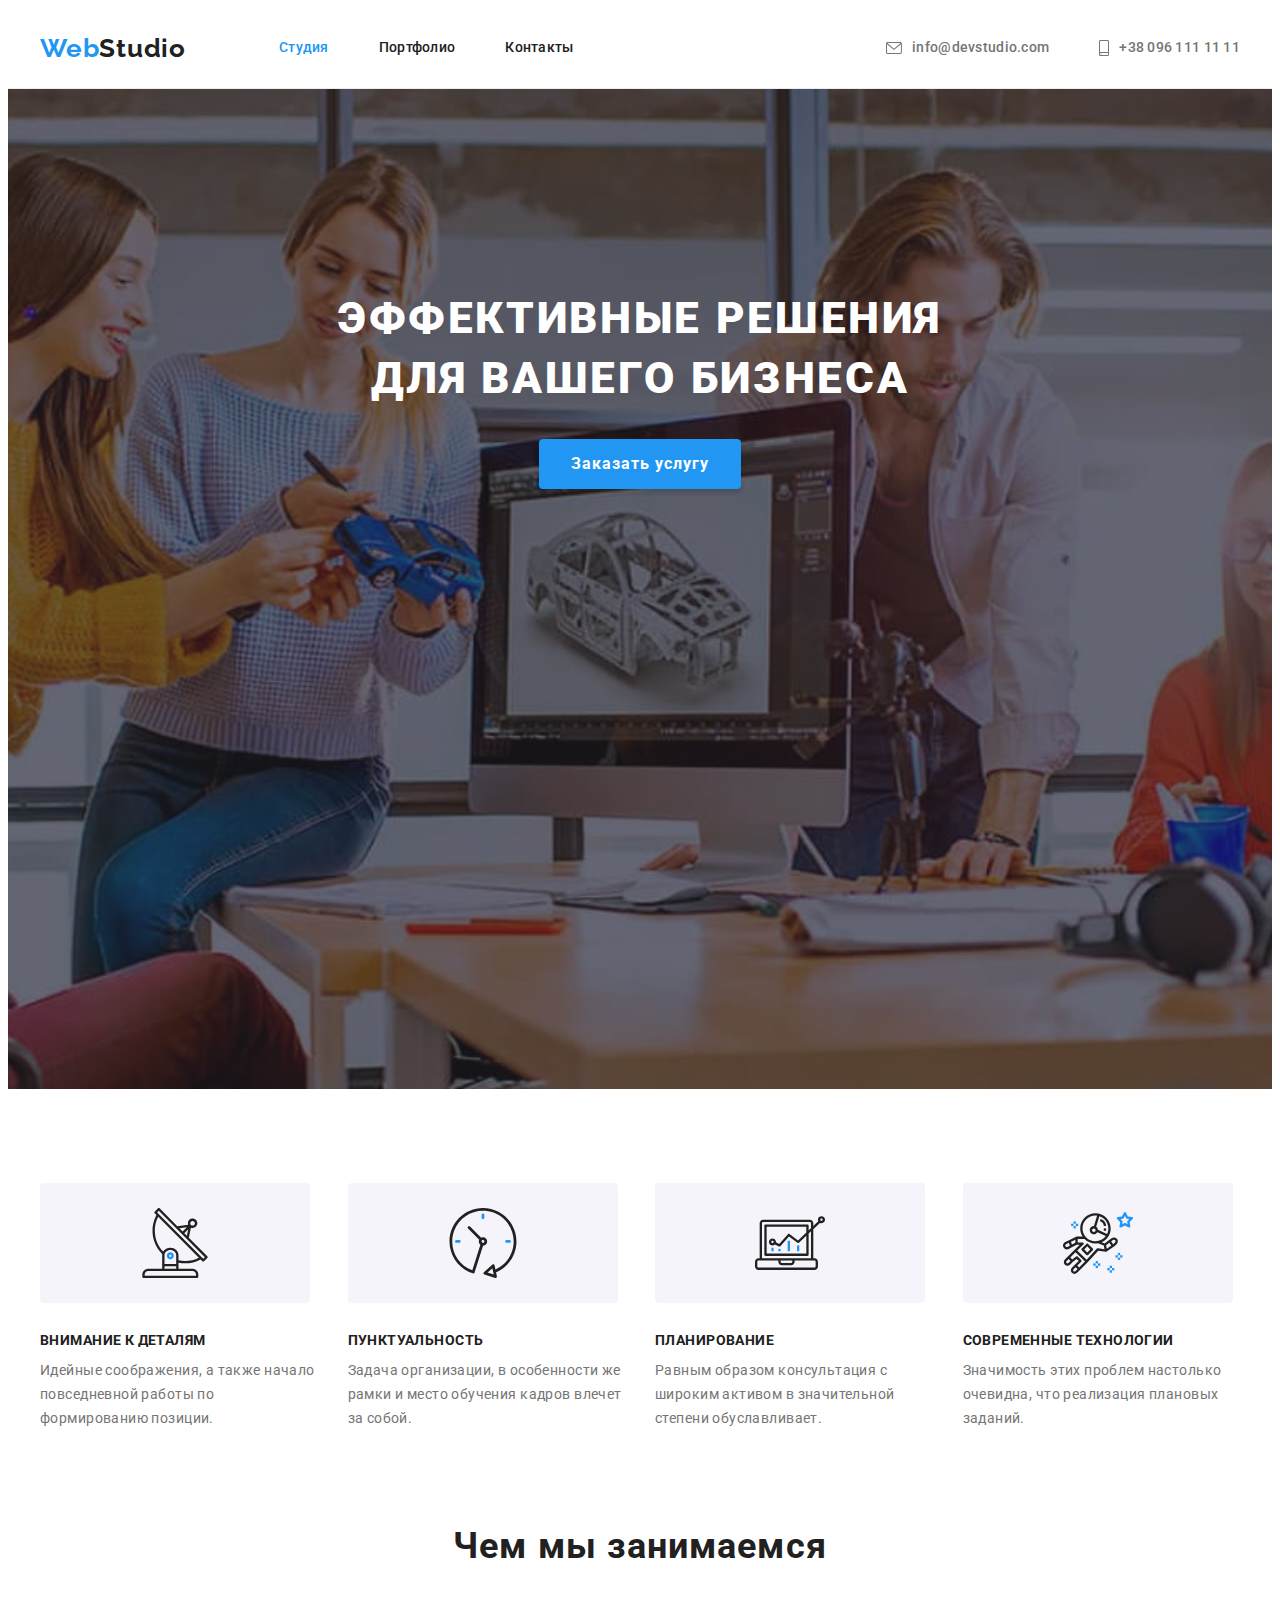
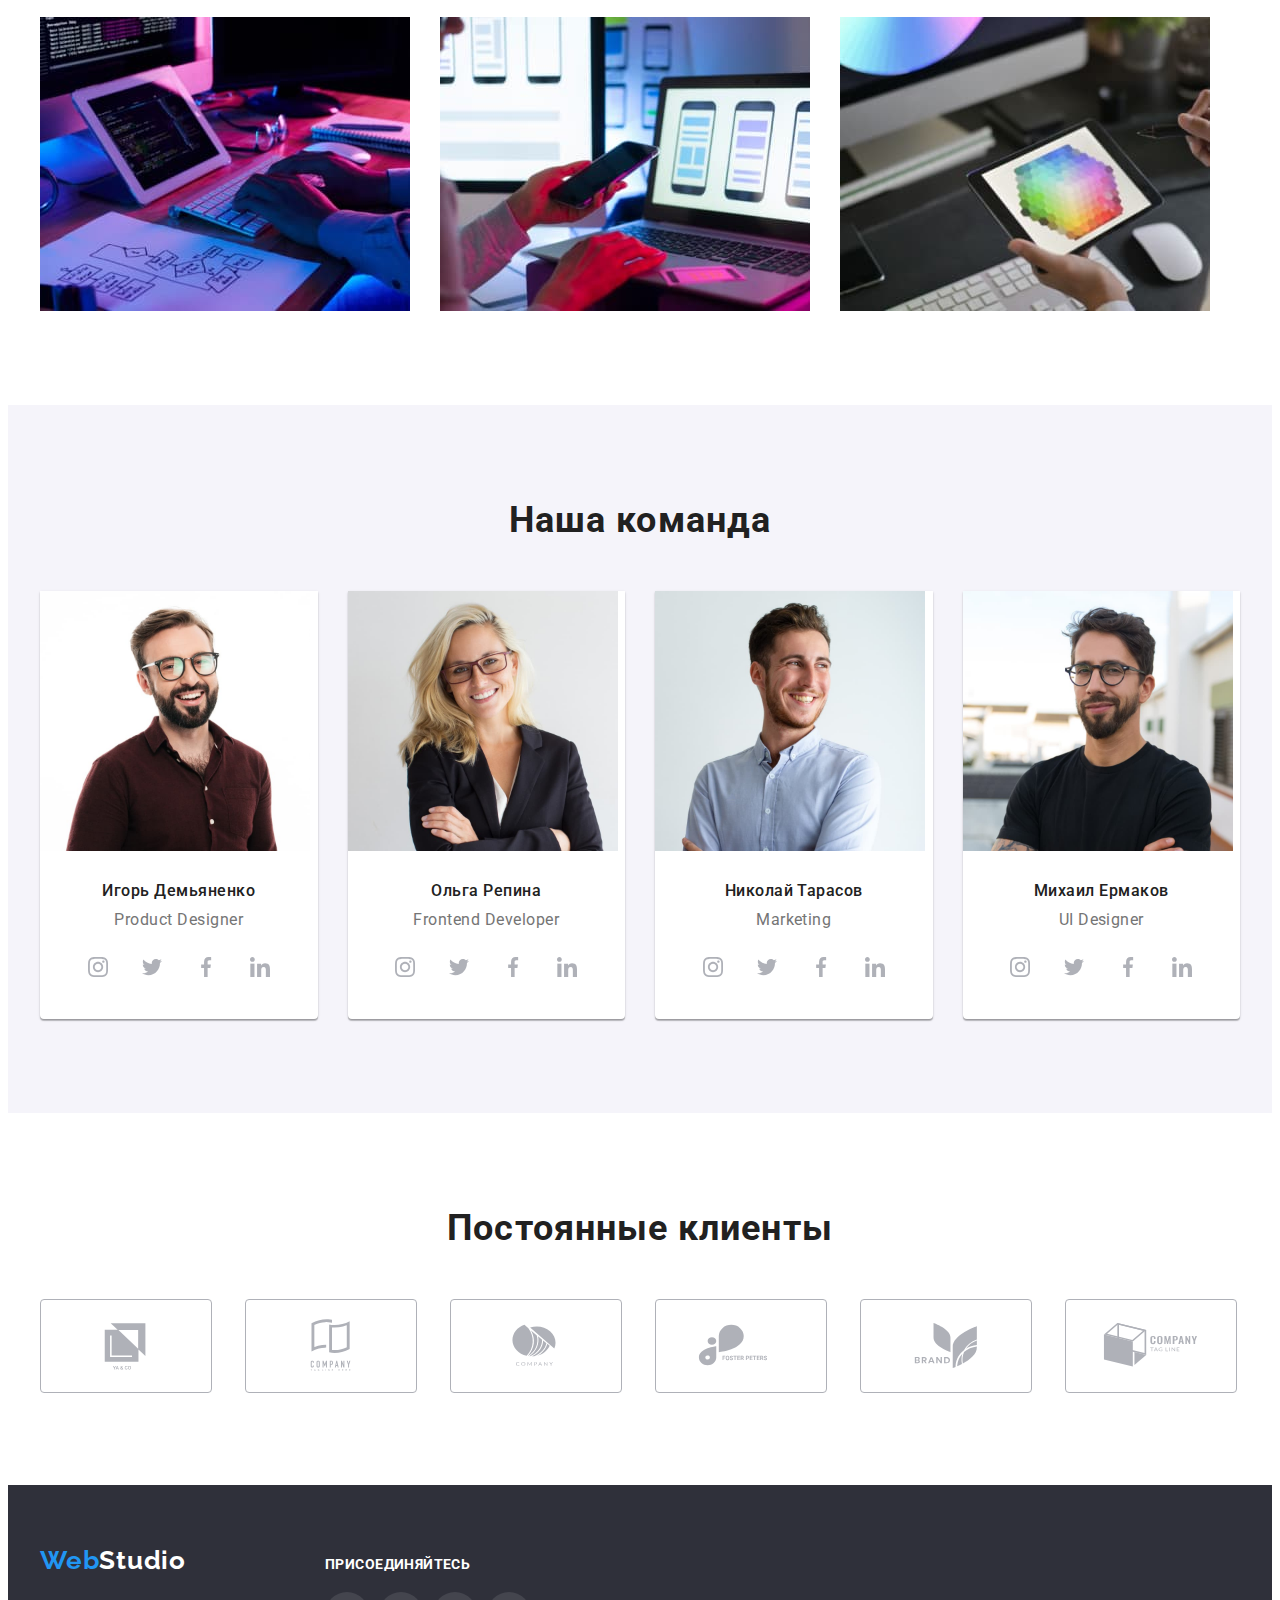
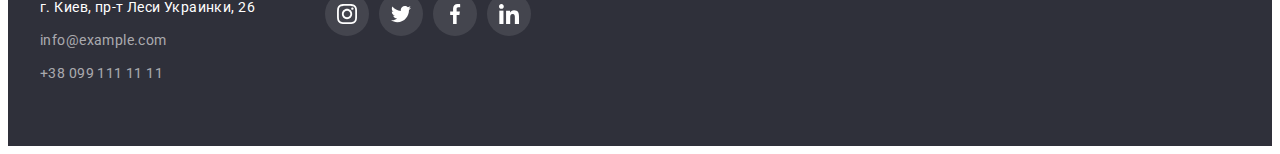
<file: index.html>
<!DOCTYPE html>
<html lang="ru">
  <head>
    <meta charset="UTF-8" />
    <meta http-equiv="X-UA-Compatible" content="IE=edge" />
    <meta name="viewport" content="width=device-width, initial-scale=1.0" />
    <link rel="preconnect" href="https://fonts.googleapis.com" />
    <link rel="preconnect" href="https://fonts.gstatic.com" crossorigin />
    <link
      href="https://fonts.googleapis.com/css2?family=Hurricane&family=IBM+Plex+Sans+Arabic:wght@700&family=Raleway:wght@700&family=Roboto:wght@400;500;700;900&display=swap"
      rel="stylesheet"
    />
    <title>WebStudio</title>
    <link
      rel="stylesheet"
      href="https://cdnjs.cloudflare.com/ajax/libs/modern-normalize/1.1.0/modern-normalize.min.css"
      integrity="sha512-wpPYUAdjBVSE4KJnH1VR1HeZfpl1ub8YT/NKx4PuQ5NmX2tKuGu6U/JRp5y+Y8XG2tV+wKQpNHVUX03MfMFn9Q=="
      crossorigin="anonymous"
      referrerpolicy="no-referrer"
    />
    <link rel="stylesheet" href="./css/styles.css" />
  </head>
  <body>
    <header class="header">
      <div class="container">
        <nav class="header-nav">
          <a class="header-logo link" href="./index.html" lang="en">
            <span class="logo-text">Web</span>Studio
          </a>
          <ul class="header-list list">
            <li class="header-item">
              <a class="header-link link current" href="./index.html">Студия</a>
            </li>
            <li class="header-item">
              <a class="header-link link" href="./portfolio.html">Портфолио</a>
            </li>
            <li class="header-item">
              <a class="header-link link" href="">Контакты</a>
            </li>
          </ul>
        </nav>
        <ul class="header-contact list">
          <li class="contact-item">
            <a class="header-info link" href="mailto:info@devstudio.com"
              ><svg class="header-icon" width="16px" height="12px">
                <use href="./images/symbol-defs.svg#icon-envelope"></use></svg
              >info@devstudio.com</a
            >
          </li>
          <li class="contact-item">
            <a class="header-info link" href="tel:+380961111111"
              ><svg class="header-icon" width="10px" height="16px">
                <use href="./images/symbol-defs.svg#icon-smartphone"></use></svg
              >+38 096 111 11 11</a
            >
          </li>
        </ul>
      </div>
    </header>
    <main>
      <!-- Hero -->
      <section class="hero">
        <div class="container">
          <h1 class="hero-title">
            Эффективные решения <br />для вашего бизнеса
          </h1>
          <button type="button" class="hero-btn">Заказать услугу</button>
        </div>
      </section>
      <!-- Features -->
      <section class="section features">
        <div class="container">
          <h2 class="visually-hidden">преимущества</h2>
          <ul class="features-list list">
            <li class="features-item">
              <div class="features-box-icon">
                <svg class="features-icon" width="70px" height="70px">
                  <use href="./images/symbol-defs.svg#icon-antenna"></use>
                </svg>
              </div>
              <h3 class="features-title">Внимание к деталям</h3>
              <p class="features-text">
                Идейные соображения, а также начало повседневной работы по
                формированию позиции.
              </p>
            </li>
            <li class="features-item">
              <div class="features-box-icon">
                <svg class="features-icon" width="70px" height="70px">
                  <use href="./images/symbol-defs.svg#icon-clock"></use>
                </svg>
              </div>
              <h3 class="features-title">Пунктуальность</h3>
              <p class="features-text">
                Задача организации, в особенности же рамки и место обучения
                кадров влечет за собой.
              </p>
            </li>
            <li class="features-item">
              <div class="features-box-icon">
                <svg class="features-icon" width="70px" height="70px">
                  <use href="./images/symbol-defs.svg#icon-diagram"></use>
                </svg>
              </div>
              <h3 class="features-title">Планирование</h3>
              <p class="features-text">
                Равным образом консультация с широким активом в значительной
                степени обуславливает.
              </p>
            </li>
            <li class="features-item">
              <div class="features-box-icon">
                <svg class="features-icon" width="70px" height="70px">
                  <use href="./images/symbol-defs.svg#icon-astronaut"></use>
                </svg>
              </div>
              <h3 class="features-title">Современные технологии</h3>
              <p class="features-text">
                Значимость этих проблем настолько очевидна, что реализация
                плановых заданий.
              </p>
            </li>
          </ul>
        </div>
      </section>
      <!-- Service -->
      <section class="section service">
        <div class="container">
          <h2 class="service-title section-title">Чем мы занимаемся</h2>
          <ul class="service-list list">
            <li class="service-item">
              <img
                src="./images/box-img-1.jpg"
                alt="печатает на клавиатуре"
                width="370"
                height="294"
              />
            </li>
            <li class="service-item">
              <img
                src="./images/box-img-2.jpg"
                alt="смотрит в телефон"
                width="370"
                height="294"
              />
            </li>
            <li class="service-item">
              <img
                src="./images/box-img-3.jpg"
                alt="смотрит в планшет"
                width="370"
                height="294"
              />
            </li>
          </ul>
        </div>
      </section>
      <!-- Team -->
      <section class="section team">
        <div class="container">
          <h2 class="team-title section-title">Наша команда</h2>
          <ul class="team-list list">
            <li class="team-item">
              <img
                src="./images/team-card-1.jpg"
                alt="фото дизайнера"
                width="270"
                height="260"
              />
              <div class="team-box">
                <h3 class="team-name">Игорь Демьяненко</h3>
                <p lang="en" class="team-text">Product Designer</p>
                <ul class="team-soc-list list">
                  <li class="team-soc-item">
                    <a class="team-soc-link link" href="">
                      <svg class="team-soc-icon" width="20" height="20">
                        <use
                          href="./images/symbol-defs.svg#icon-instagram"
                        ></use>
                      </svg>
                    </a>
                  </li>
                  <li class="team-soc-item">
                    <a class="team-soc-link link" href="">
                      <svg class="team-soc-icon" width="20" height="20">
                        <use href="./images/symbol-defs.svg#icon-twitter"></use>
                      </svg>
                    </a>
                  </li>
                  <li class="team-soc-item">
                    <a class="team-soc-link link" href="">
                      <svg class="team-soc-icon" width="20" height="20">
                        <use
                          href="./images/symbol-defs.svg#icon-facebook"
                        ></use>
                      </svg>
                    </a>
                  </li>
                  <li class="team-soc-item">
                    <a class="team-soc-link link" href="">
                      <svg class="team-soc-icon" width="20" height="20">
                        <use
                          href="./images/symbol-defs.svg#icon-linkedin"
                        ></use>
                      </svg>
                    </a>
                  </li>
                </ul>
              </div>
            </li>
            <li class="team-item">
              <img
                src="./images/team-card-2.jpg"
                alt="фото разработчика"
                width="270"
                height="260"
              />
              <div class="team-box">
                <h3 class="team-name">Ольга Репина</h3>
                <p lang="en" class="team-text">Frontend Developer</p>
                <ul class="team-soc-list list">
                  <li class="team-soc-item">
                    <a class="team-soc-link link" href="">
                      <svg class="team-soc-icon" width="20" height="20">
                        <use
                          href="./images/symbol-defs.svg#icon-instagram"
                        ></use>
                      </svg>
                    </a>
                  </li>
                  <li class="team-soc-item">
                    <a class="team-soc-link link" href="">
                      <svg class="team-soc-icon" width="20" height="20">
                        <use href="./images/symbol-defs.svg#icon-twitter"></use>
                      </svg>
                    </a>
                  </li>
                  <li class="team-soc-item">
                    <a class="team-soc-link link" href="">
                      <svg class="team-soc-icon" width="20" height="20">
                        <use
                          href="./images/symbol-defs.svg#icon-facebook"
                        ></use>
                      </svg>
                    </a>
                  </li>
                  <li class="team-soc-item">
                    <a class="team-soc-link link" href="">
                      <svg class="team-soc-icon" width="20" height="20">
                        <use
                          href="./images/symbol-defs.svg#icon-linkedin"
                        ></use>
                      </svg>
                    </a>
                  </li>
                </ul>
              </div>
            </li>
            <li class="team-item">
              <img
                src="./images/team-card-3.jpg"
                alt="фото маркетолога"
                width="270"
                height="260"
              />
              <div class="team-box">
                <h3 class="team-name">Николай Тарасов</h3>
                <p lang="en" class="team-text">Marketing</p>
                <ul class="team-soc-list list">
                  <li class="team-soc-item">
                    <a class="team-soc-link link" href="">
                      <svg class="team-soc-icon" width="20" height="20">
                        <use
                          href="./images/symbol-defs.svg#icon-instagram"
                        ></use>
                      </svg>
                    </a>
                  </li>
                  <li class="team-soc-item">
                    <a class="team-soc-link link" href="">
                      <svg class="team-soc-icon" width="20" height="20">
                        <use href="./images/symbol-defs.svg#icon-twitter"></use>
                      </svg>
                    </a>
                  </li>
                  <li class="team-soc-item">
                    <a class="team-soc-link link" href="">
                      <svg class="team-soc-icon" width="20" height="20">
                        <use
                          href="./images/symbol-defs.svg#icon-facebook"
                        ></use>
                      </svg>
                    </a>
                  </li>
                  <li class="team-soc-item">
                    <a class="team-soc-link link" href="">
                      <svg class="team-soc-icon" width="20" height="20">
                        <use
                          href="./images/symbol-defs.svg#icon-linkedin"
                        ></use>
                      </svg>
                    </a>
                  </li>
                </ul>
              </div>
            </li>
            <li class="team-item">
              <img
                src="./images/team-card-4.jpg"
                alt="фото главного дизайнера"
                width="270"
                height="260"
              />
              <div class="team-box">
                <h3 class="team-name">Михаил Ермаков</h3>
                <p lang="en" class="team-text">UI Designer</p>
                <ul class="team-soc-list list">
                  <li class="team-soc-item">
                    <a class="team-soc-link link" href="">
                      <svg class="team-soc-icon" width="20" height="20">
                        <use
                          href="./images/symbol-defs.svg#icon-instagram"
                        ></use>
                      </svg>
                    </a>
                  </li>
                  <li class="team-soc-item">
                    <a class="team-soc-link link" href="">
                      <svg class="team-soc-icon" width="20" height="20">
                        <use href="./images/symbol-defs.svg#icon-twitter"></use>
                      </svg>
                    </a>
                  </li>
                  <li class="team-soc-item">
                    <a class="team-soc-link link" href="">
                      <svg class="team-soc-icon" width="20" height="20">
                        <use
                          href="./images/symbol-defs.svg#icon-facebook"
                        ></use>
                      </svg>
                    </a>
                  </li>
                  <li class="team-soc-item">
                    <a class="team-soc-link link" href="">
                      <svg class="team-soc-icon" width="20" height="20">
                        <use
                          href="./images/symbol-defs.svg#icon-linkedin"
                        ></use>
                      </svg>
                    </a>
                  </li>
                </ul>
              </div>
            </li>
          </ul>
        </div>
      </section>
      <section class="section clients">
        <div class="container">
          <h2 class="clients-title section-title">Постоянные клиенты</h2>
          <ul class="clients-list list">
            <li class="clients-item">
              <a class="clients-link link" href="">
                <svg class="clients-icon" width="106" height="60">
                  <use href="./images/symbol-defs.svg#icon-client-1"></use></svg
              ></a>
            </li>
            <li class="clients-item">
              <a class="clients-link link" href="">
                <svg class="clients-icon" width="106" height="60">
                  <use href="./images/symbol-defs.svg#icon-client-2"></use></svg
              ></a>
            </li>
            <li class="clients-item">
              <a class="clients-link link" href="">
                <svg class="clients-icon" width="106" height="60">
                  <use href="./images/symbol-defs.svg#icon-client-3"></use></svg
              ></a>
            </li>
            <li class="clients-item">
              <a class="clients-link link" href="">
                <svg class="clients-icon" width="106" height="60">
                  <use href="./images/symbol-defs.svg#icon-client-4"></use></svg
              ></a>
            </li>
            <li class="clients-item">
              <a class="clients-link link" href="">
                <svg class="clients-icon" width="106" height="60">
                  <use href="./images/symbol-defs.svg#icon-client-5"></use></svg
              ></a>
            </li>
            <li class="clients-item">
              <a class="clients-link link" href="">
                <svg class="clients-icon" width="106" height="60">
                  <use href="./images/symbol-defs.svg#icon-client-6"></use></svg
              ></a>
            </li>
          </ul>
        </div>
      </section>
    </main>
    <footer class="footer">
      <div class="container footer-container">
        <div class="footer-box">
          <a class="footer-logo link" href="./index.html" lang="en">
            <span class="logo-text">Web</span>Studio
          </a>
          <address class="footer-contact">
            <ul class="footer-list list">
              <li class="footer-item">
                <a
                  class="footer-address contact-text link"
                  href="https://goo.gl/maps/2yx1dUXWWij7tJqm9"
                  target="_blank"
                >
                  г. Киев, пр-т Леси Украинки, 26
                </a>
              </li>
              <li class="footer-item">
                <a
                  class="footer-contact contact-text link"
                  href="mailto:info@example.com"
                  >info@example.com</a
                >
              </li>
              <li class="footer-item">
                <a
                  class="footer-contact contact-text link"
                  href="tel:+380991111111"
                  >+38 099 111 11 11</a
                >
              </li>
            </ul>
          </address>
        </div>
        <div class="join">
          <h3 class="join-title">присоединяйтесь</h3>
          <ul class="join-list list">
            <li class="join-item">
              <a class="join-link link" href="">
                <svg class="footer-icon" width="20" height="20">
                  <use href="./images/symbol-defs.svg#icon-instagram"></use>
                </svg>
              </a>
            </li>
            <li class="join-item">
              <a class="join-link link" href="">
                <svg class="footer-icon" width="20" height="20">
                  <use href="./images/symbol-defs.svg#icon-twitter"></use>
                </svg>
              </a>
            </li>
            <li class="join-item">
              <a class="join-link link" href="">
                <svg class="footer-icon" width="20" height="20">
                  <use href="./images/symbol-defs.svg#icon-facebook"></use>
                </svg>
              </a>
            </li>
            <li class="join-item">
              <a class="join-link link" href="">
                <svg class="footer-icon" width="20" height="20">
                  <use href="./images/symbol-defs.svg#icon-linkedin"></use>
                </svg>
              </a>
            </li>
          </ul>
        </div>
      </div>
    </footer>
  </body>
</html>
</file>
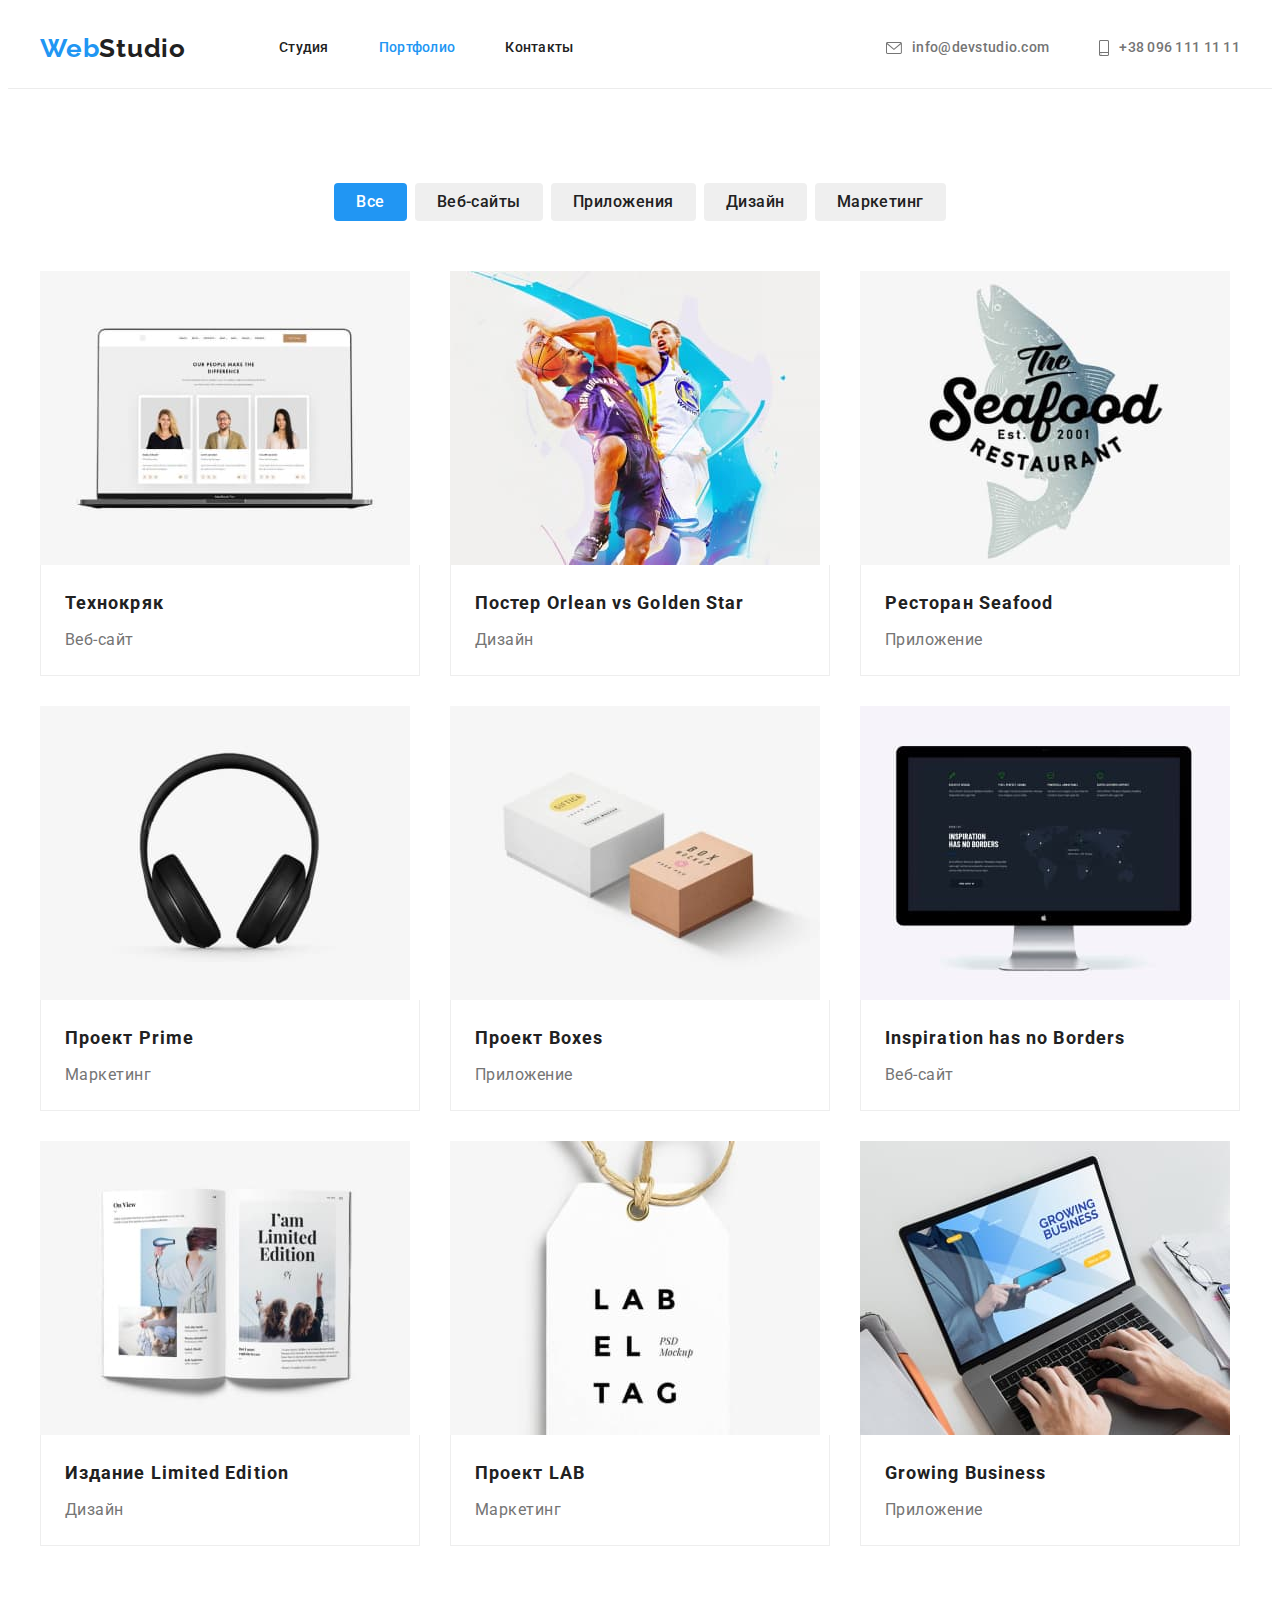
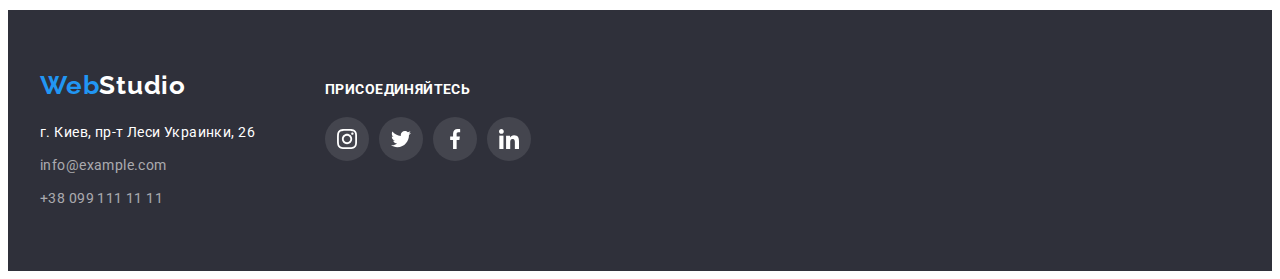
<file: portfolio.html>
<!DOCTYPE html>
<html lang="ru">
  <head>
    <meta charset="UTF-8" />
    <meta http-equiv="X-UA-Compatible" content="IE=edge" />
    <meta name="viewport" content="width=device-width, initial-scale=1.0" />
    <link rel="preconnect" href="https://fonts.googleapis.com" />
    <link rel="preconnect" href="https://fonts.gstatic.com" crossorigin />
    <link
      href="https://fonts.googleapis.com/css2?family=Hurricane&family=IBM+Plex+Sans+Arabic:wght@700&family=Raleway:wght@700&family=Roboto:wght@400;500;700;900&display=swap"
      rel="stylesheet"
    />
    <title>WebStudio</title>
    <link
      rel="stylesheet"
      href="https://cdnjs.cloudflare.com/ajax/libs/modern-normalize/1.1.0/modern-normalize.min.css"
      integrity="sha512-wpPYUAdjBVSE4KJnH1VR1HeZfpl1ub8YT/NKx4PuQ5NmX2tKuGu6U/JRp5y+Y8XG2tV+wKQpNHVUX03MfMFn9Q=="
      crossorigin="anonymous"
      referrerpolicy="no-referrer"
    />
    <link rel="stylesheet" href="./css/styles.css" />
  </head>
  <body>
    <header class="header">
      <div class="container">
        <nav class="header-nav">
          <a class="header-logo link" href="./index.html" lang="en">
            <span class="logo-text">Web</span>Studio
          </a>
          <ul class="header-list list">
            <li class="header-item">
              <a class="header-link link" href="./index.html">Студия</a>
            </li>
            <li class="header-item">
              <a class="header-link link current" href="./portfolio.html"
                >Портфолио</a
              >
            </li>
            <li class="header-item">
              <a class="header-link link" href="">Контакты</a>
            </li>
          </ul>
        </nav>
        <ul class="header-contact list">
          <li class="contact-item">
            <a class="header-info link" href="mailto:info@devstudio.com"
              ><svg class="header-icon" width="16px" height="12px">
                <use href="./images/symbol-defs.svg#icon-envelope"></use></svg
              >info@devstudio.com</a
            >
          </li>
          <li class="contact-item">
            <a class="header-info link" href="tel:+380961111111"
              ><svg class="header-icon" width="10px" height="16px">
                <use href="./images/symbol-defs.svg#icon-smartphone"></use></svg
              >+38 096 111 11 11</a
            >
          </li>
        </ul>
      </div>
    </header>
    <main>
      <!-- Portfolio-section -->
      <section class="section portfolio">
        <div class="container">
          <h1 class="visually-hidden">кнопки</h1>
          <ul class="btn-list list">
            <li class="btn-item current">
              <button class="btn-primary current" type="button">Все</button>
            </li>
            <li class="btn-item">
              <button class="btn-primary" type="button">Веб-сайты</button>
            </li>
            <li class="btn-item">
              <button class="btn-primary" type="button">Приложения</button>
            </li>
            <li class="btn-item">
              <button class="btn-primary" type="button">Дизайн</button>
            </li>
            <li class="btn-item">
              <button class="btn-primary" type="button">Маркетинг</button>
            </li>
          </ul>
          <ul class="portfolio-list list outline">
            <li class="portfolio-item">
              <a class="portfolio-link link" href="">
                <img
                  src="./images/portfolio-1.jpg"
                  alt="фото ноутбука"
                  width="370"
                  height="294"
                />
                <div class="portfolio-box">
                  <h2 class="portfolio-title">Технокряк</h2>
                  <p class="portfolio-text">Веб-сайт</p>
                </div>
              </a>
            </li>
            <li class="portfolio-item">
              <a class="portfolio-link link" href="">
                <img
                  src="./images/portfolio-2.jpg"
                  alt="постер двух баскетболистов"
                  width="370"
                  height="294"
                />
                <div class="portfolio-box">
                  <h2 class="portfolio-title">
                    Постер <span lang="en">Orlean vs Golden Star</span>
                  </h2>
                  <p class="portfolio-text">Дизайн</p>
                </div>
              </a>
            </li>
            <li class="portfolio-item">
              <a class="portfolio-link link" href="">
                <img
                  src="./images/portfolio-3.jpg"
                  alt="логотип ресторана рыба"
                  width="370"
                  height="294"
                />
                <div class="portfolio-box">
                  <h2 class="portfolio-title">
                    Ресторан <span lang="en">Seafood</span>
                  </h2>
                  <p class="portfolio-text">Приложение</p>
                </div>
              </a>
            </li>
            <li class="portfolio-item">
              <a class="portfolio-link link" href="">
                <img
                  src="./images/portfolio-4.jpg"
                  alt="фото наушников"
                  width="370"
                  height="294"
                />
                <div class="portfolio-box">
                  <h2 class="portfolio-title">
                    Проект <span lang="en">Prime</span>
                  </h2>
                  <p class="portfolio-text">Маркетинг</p>
                </div>
              </a>
            </li>
            <li class="portfolio-item">
              <a class="portfolio-link link" href="">
                <img
                  src="./images/portfolio-5.jpg"
                  alt="две картонные коробки"
                  width="370"
                  height="294"
                />
                <div class="portfolio-box">
                  <h2 class="portfolio-title">
                    Проект <span lang="en">Boxes</span>
                  </h2>
                  <p class="portfolio-text">Приложение</p>
                </div>
              </a>
            </li>
            <li class="portfolio-item">
              <a class="portfolio-link link" href="">
                <img
                  src="./images/portfolio-6.jpg"
                  alt="фото моноблока"
                  width="370"
                  height="294"
                />
                <div class="portfolio-box">
                  <h2 class="portfolio-title" lang="en">
                    Inspiration has no Borders
                  </h2>
                  <p class="portfolio-text">Веб-сайт</p>
                </div>
              </a>
            </li>
            <li class="portfolio-item">
              <a class="portfolio-link link" href="">
                <img
                  src="./images/portfolio-7.jpg"
                  alt="страницы журнала"
                  width="370"
                  height="294"
                />
                <div class="portfolio-box">
                  <h2 class="portfolio-title">
                    Издание <span lang="en">Limited Edition</span>
                  </h2>
                  <p class="portfolio-text">Дизайн</p>
                </div>
              </a>
            </li>
            <li class="portfolio-item">
              <a class="portfolio-link link" href="">
                <img
                  src="./images/portfolio-8.jpg"
                  alt="бирка с лейблом"
                  width="370"
                  height="294"
                />
                <div class="portfolio-box">
                  <h2 class="portfolio-title">
                    Проект <span lang="en">LAB</span>
                  </h2>
                  <p class="portfolio-text">Маркетинг</p>
                </div>
              </a>
            </li>
            <li class="portfolio-item">
              <a class="portfolio-link link" href="">
                <img
                  src="./images/portfolio-9.jpg"
                  alt="работа за ноутбуком"
                  width="370"
                  height="294"
                />
                <div class="portfolio-box">
                  <h2 class="portfolio-title" lang="en">Growing Business</h2>
                  <p class="portfolio-text">Приложение</p>
                </div>
              </a>
            </li>
          </ul>
        </div>
      </section>
    </main>
    <footer class="footer">
      <div class="container footer-container">
        <div class="footer-box">
          <a class="footer-logo link" href="./index.html" lang="en">
            <span class="logo-text">Web</span>Studio
          </a>
          <address class="footer-contact">
            <ul class="footer-list list">
              <li class="footer-item">
                <a
                  class="footer-address contact-text link"
                  href="https://goo.gl/maps/2yx1dUXWWij7tJqm9"
                  target="_blank"
                >
                  г. Киев, пр-т Леси Украинки, 26
                </a>
              </li>
              <li class="footer-item">
                <a
                  class="footer-contact contact-text link"
                  href="mailto:info@example.com"
                  >info@example.com</a
                >
              </li>
              <li class="footer-item">
                <a
                  class="footer-contact contact-text link"
                  href="tel:+380991111111"
                  >+38 099 111 11 11</a
                >
              </li>
            </ul>
          </address>
        </div>
        <div class="join">
          <h3 class="join-title">присоединяйтесь</h3>
          <ul class="join-list list">
            <li class="join-item">
              <a class="join-link link" href="">
                <svg class="footer-icon" width="20" height="20">
                  <use href="./images/symbol-defs.svg#icon-instagram"></use>
                </svg>
              </a>
            </li>
            <li class="join-item">
              <a class="join-link link" href="">
                <svg class="footer-icon" width="20" height="20">
                  <use href="./images/symbol-defs.svg#icon-twitter"></use>
                </svg>
              </a>
            </li>
            <li class="join-item">
              <a class="join-link link" href="">
                <svg class="footer-icon" width="20" height="20">
                  <use href="./images/symbol-defs.svg#icon-facebook"></use>
                </svg>
              </a>
            </li>
            <li class="join-item">
              <a class="join-link link" href="">
                <svg class="footer-icon" width="20" height="20">
                  <use href="./images/symbol-defs.svg#icon-linkedin"></use>
                </svg>
              </a>
            </li>
          </ul>
        </div>
      </div>
    </footer>
  </body>
</html>
</file>
<file: css/styles.css>
:root {
  --first-main-color: #212121;
  --second-main-color: #757575;
  --features-title-color: #212121;
  --features-text-color: #757575;
  --accent-text-color: #2196f3;
  --portfolio-btn-color: #212121;
  --first-bg-coor: #ffffff;
  --second-bg-coor: #2f303a;
  --title-first-gap: 10px;
  --portfolio-title-gap: 4px;
  --portfolio-box-border: 1px solid #eeeeee;
  --main-flex-gap: 30px;
}
p,
h1,
h2,
h3,
h4,
h5,
h6 {
  margin: 0;
}

ul {
  margin: 0;
  padding: 0;
}
body {
  font-family: "Roboto", sans-serif;
  color: var(--first-main-color);
  font-size: 14px;
  background-color: var(--first-bg-coor);
}

img {
  display: block;
  max-width: 100%;
  height: auto;
}

.section {
  padding-top: 94px;
  padding-bottom: 94px;
  /* outline: 1px solid blueviolet; */
}

.list {
  list-style: none;
}

.link {
  text-decoration: none;
}

.container {
  width: 1200px;
  padding-left: 15px;
  padding-right: 15px;
  margin: 0 auto;
  /* outline: 2px solid tomato; */
}

.section-title {
  font-weight: 700;
  font-size: 36px;
  line-height: 42px;
  text-align: center;
  letter-spacing: 0.03em;
  color: var(--first-main-color);
}

.contact-text {
  font-style: normal;
  font-size: 14px;
  line-height: 1.71;
  letter-spacing: 0.03em;
}

.visually-hidden {
  position: absolute;
  white-space: nowrap;
  width: 1px;
  height: 1px;
  overflow: hidden;
  border: 0;
  padding: 0;
  clip: rect(0 0 0 0);
  clip-path: inset(50%);
  margin: -1px;
}

/* -----------------------Header----------------------- */

.header {
  border-bottom: 1px solid #ececec;
}

.header-list {
  display: flex;
  margin-left: 93px;
}

.header-contact {
  display: flex;
  margin-left: auto;
}

.header-nav {
  display: flex;
  align-items: center;
}

.header .container {
  display: flex;
  align-items: center;
}

.header-item:not(:last-child) {
  margin-right: 50px;
}

.contact-item:not(:last-child) {
  margin-right: 50px;
}

.header-logo {
  font-family: "Raleway";
  font-style: normal;
  font-weight: 700;
  font-size: 26px;
  line-height: 1.19;
  letter-spacing: 0.03em;
  color: var(--first-main-color);
}

.logo-text {
  color: var(--accent-text-color);
}

.header-link {
  display: inline-block;
  padding-top: 32px;
  padding-bottom: 32px;

  font-weight: 500;
  font-size: 14px;
  line-height: 1.14;
  letter-spacing: 0.02em;
  color: var(--first-main-color);
}

.header-link:hover,
.header-link:focus {
  color: var(--accent-text-color);
}

.current {
  color: var(--accent-text-color);
}

.header-info {
  display: inline-flex;
  align-items: center;
  justify-content: center;

  padding-top: 32px;
  padding-bottom: 32px;

  font-weight: 500;
  font-size: 14px;
  line-height: 1.14;
  letter-spacing: 0.02em;
  color: #757575;
}

.header-icon {
  fill: currentColor;
  margin-right: 10px;
}

.header-info:hover,
.header-info:focus {
  color: var(--accent-text-color);
}

/* -----------------------Hero----------------------- */
.hero {
  max-width: 1600px;
  min-height: 600px;
  margin-left: auto;
  margin-right: auto;
  background-image: linear-gradient(
      to right,
      rgba(47, 48, 58, 0.4),
      rgba(47, 48, 58, 0.4)
    ),
    url(../images/header-img.jpg);
  background-size: cover;
  background-repeat: no-repeat;
  background-position: center;
  background-color: #2f303a;

  padding-top: 200px;
  padding-bottom: 200px;
  text-align: center;
}
.hero-title {
  margin-bottom: var(--main-flex-gap);
  min-width: 696px;

  font-weight: 900;
  font-size: 44px;
  line-height: 1.36;
  letter-spacing: 0.06em;
  text-transform: uppercase;
  color: #ffffff;
}

.hero-btn {
  border-radius: 4px;
  border: 0;
  padding: 10px 32px;

  min-width: 200px;
  box-shadow: 0px 4px 4px rgba(0, 0, 0, 0.15);
  margin: 0 auto;

  font-family: inherit;
  font-weight: 700;
  font-size: 16px;
  line-height: 1.88;
  display: flex;
  align-items: center;
  letter-spacing: 0.06em;
  color: #ffffff;
  cursor: pointer;
  background: var(--accent-text-color);
}

.hero-btn:hover,
.hero-btn:focus {
  background: var(--accent-text-color);
}

/* ----------------------Features---------------------- */
.features-list {
  display: flex;
  margin-left: -30px;
}

.features-item {
  width: calc(100% / 4 - 30px);
  margin-left: var(--main-flex-gap);
}

.features-box-icon {
  display: flex;
  align-items: center;
  justify-content: center;

  max-width: 270px;
  min-height: 120px;
  background: #f5f4fa;
  border-radius: 4px;
  margin-bottom: 30px;
}

.features-title {
  margin-bottom: var(--title-first-gap);

  font-weight: 700;
  font-size: 14px;
  line-height: 1.14;
  letter-spacing: 0.03em;
  text-transform: uppercase;
  color: var(--features-title-color);
}

.features-text {
  font-size: 14px;
  line-height: 1.71;
  letter-spacing: 0.03em;
  color: var(--features-text-color);
}

/* ----------------------Service---------------------- */
.section.service {
  padding-top: 0;
}

.service-title {
  margin-bottom: 50px;
}

.service-list {
  display: flex;
}

.service-item + .service-item {
  margin-left: var(--main-flex-gap);
}
/* ----------------------Team---------------------- */

.team {
  background: #f5f4fa;
}

.team-box {
  padding-top: 30px;
  padding-bottom: 30px;
  padding-left: auto;
  padding-right: auto;
}

.team-list {
  display: flex;
  margin-left: -30px;
}

.team-item {
  flex-basis: calc(100% / 4 - 30px);
  margin-left: var(--main-flex-gap);

  background: #ffffff;
  box-shadow: 0px 1px 3px rgba(0, 0, 0, 0.12), 0px 1px 1px rgba(0, 0, 0, 0.14),
    0px 2px 1px rgba(0, 0, 0, 0.2);
  border-radius: 0px 0px 4px 4px;
}

.team-title {
  margin-bottom: 50px;
}

.team-name {
  margin-bottom: var(--title-first-gap);

  font-weight: 500;
  font-size: 16px;
  line-height: 1.19;
  text-align: center;
  letter-spacing: 0.03em;
  color: var(--first-main-color);
}

.team-text {
  font-size: 16px;
  line-height: 1.19;
  text-align: center;
  letter-spacing: 0.03em;
  color: var(--second-main-color);
  margin-bottom: 16px;
}

.team-soc-list {
  display: flex;
  justify-content: center;
}

.team-soc-item + .team-soc-item {
  margin-left: 10px;
}

.team-soc-link {
  width: 44px;
  height: 44px;
  background-color: #ffffff;
  border-radius: 50%;
  display: flex;
  justify-content: center;
  align-items: center;
  color: #afb1b8;
}

.team-soc-icon {
  fill: currentColor;
}

.team-soc-link:hover,
.team-soc-link:focus {
  background-color: #2196f3;
  color: #ffffff;
}

/* ----------------------Clients---------------------- */

.clients {
  margin-left: auto;
  margin-right: auto;
  background: var(--first-bg-coor);
}

.clients-title {
  margin-bottom: 50px;
}

.clients-list {
  display: flex;
  justify-content: center;
  align-items: center;
  margin-left: -30px;
}

.clients-item {
  width: calc(100% / 6 - 30px);
  height: 92px;
  margin-left: var(--main-flex-gap);
}

.clients-link {
  display: flex;
  width: 170px;
  height: 92px;
  border-radius: 4px;
  justify-content: center;
  align-items: center;
  border: 1px solid #afb1b8;
  border-radius: 4px;
  color: #afb1b8;
}

.clients-icon {
  fill: currentColor;
}

.clients-link:hover,
.clients-link:focus{
 border-color: var(--accent-text-color);
 color: var(--accent-text-color)
}

/* ----------------------Footer---------------------- */
.footer {
  padding-top: 60px;
  padding-bottom: 60px;

  background: var(--second-bg-coor);
}

.footer-logo {
  display: block;
  margin-bottom: 20px;

  font-family: "Raleway";
  font-style: normal;
  font-weight: 700;
  font-size: 26px;
  line-height: 1.19;
  letter-spacing: 0.03em;
  color: #ffffff;
}

.footer-item {
  margin-bottom: 9px;
}

.footer-item:last-child {
  margin-bottom: 0;
}

.footer-address {
  color: #ffffff;
}

.footer-contact {
  color: rgba(255, 255, 255, 0.6);
}

.contact-text {
  display: block;
}

.contact-text:hover,
.contact-text:focus {
  color: var(--accent-text-color);
}

/* --------------------Footer-Join-------------------- */

.footer-container {
  display: flex;
  align-items: baseline;
}

.join {
  margin-left: 70px;
}

.join-list {
  display: flex;
  justify-content: center;
}

.join-item + .join-item {
margin-left: 10px;
}

.join-title {
margin-bottom: 20px;

font-weight: 700;
font-size: 14px;
line-height: 16px;
letter-spacing: 0.03em;
text-transform: uppercase;
color: var(--first-bg-coor);
}

.join-link {
  width: 44px;
  height: 44px;
  background-color: rgba(255, 255, 255, 0.1);
  border-radius: 50%;
  display: flex;
  align-items: center;
  justify-content: center;
}

.join-link:hover,
.join-link:focus {
  background-color: var(--accent-text-color);
}

.footer-icon {
  fill: var(--first-bg-coor);
}

/* -----------------Portfolio-button------------------ */
.btn-list {
  display: flex;
  justify-content: center;

  margin-bottom: 50px;
}

.btn-item:not(:first-child) {
  margin-left: 8px;
}

.btn-primary {
  display: inline-block;
  border: 0;
  border-radius: 4px;
  padding: 6px 22px;

  font-family: inherit;
  font-weight: 500;
  font-size: 16px;
  line-height: 1.62;
  text-align: center;
  letter-spacing: 0.03em;
  cursor: pointer;
  color: var(--portfolio-btn-color);
  
}

.btn-primary:hover,
.btn-primary:focus {
  background: var(--accent-text-color);
  color: #ffffff;
  box-shadow: 0px 3px 1px rgba(0, 0, 0, 0.1), 0px 1px 2px rgba(0, 0, 0, 0.08), 0px 2px 2px rgba(0, 0, 0, 0.12);
}

.btn-primary.current {
  background: var(--accent-text-color);
  color: #ffffff;
}

/* -----------------Portfolio------------------------- */
.portfolio-list {
  display: flex;
  flex-wrap: wrap;
  margin-left: -30px;
  margin-bottom: -30px;
}

.portfolio-item {
  width: calc(100% / 3 - 30px);
  margin-left: var(--main-flex-gap);
  margin-bottom: var(--main-flex-gap);
}

.portfolio-item:nth-last-child(-n + 3) {
  margin-bottom: 0;
}

.portfolio-title {
  margin-bottom: var(--portfolio-title-gap);

  font-style: inherit;
  font-weight: 700;
  font-size: 18px;
  line-height: 2;
  letter-spacing: 0.06em;
  color: var(--first-main-color);
}

.portfolio-text {
  font-style: inherit;
  font-size: 16px;
  line-height: 1.88;
  letter-spacing: 0.03em;
  color: var(--second-main-color);
}

.portfolio-box {
  margin: 0;
  padding-top: 20px;
  padding-bottom: 20px;
  padding-left: 24px;
  padding-right: 24px;
  border-right: var(--portfolio-box-border);
  border-left: var(--portfolio-box-border);
  border-bottom: var(--portfolio-box-border);
}

.portfolio-item {
  background: var(--first-bg-coor);
}

.portfolio-link {
  display: block;
}

.portfolio-link:hover,
.portfolio-link:focus{
  box-shadow: 0px 1px 1px rgba(0, 0, 0, 0.12), 0px 4px 4px rgba(0, 0, 0, 0.06), 1px 4px 6px rgba(0, 0, 0, 0.16);
}
</file>
